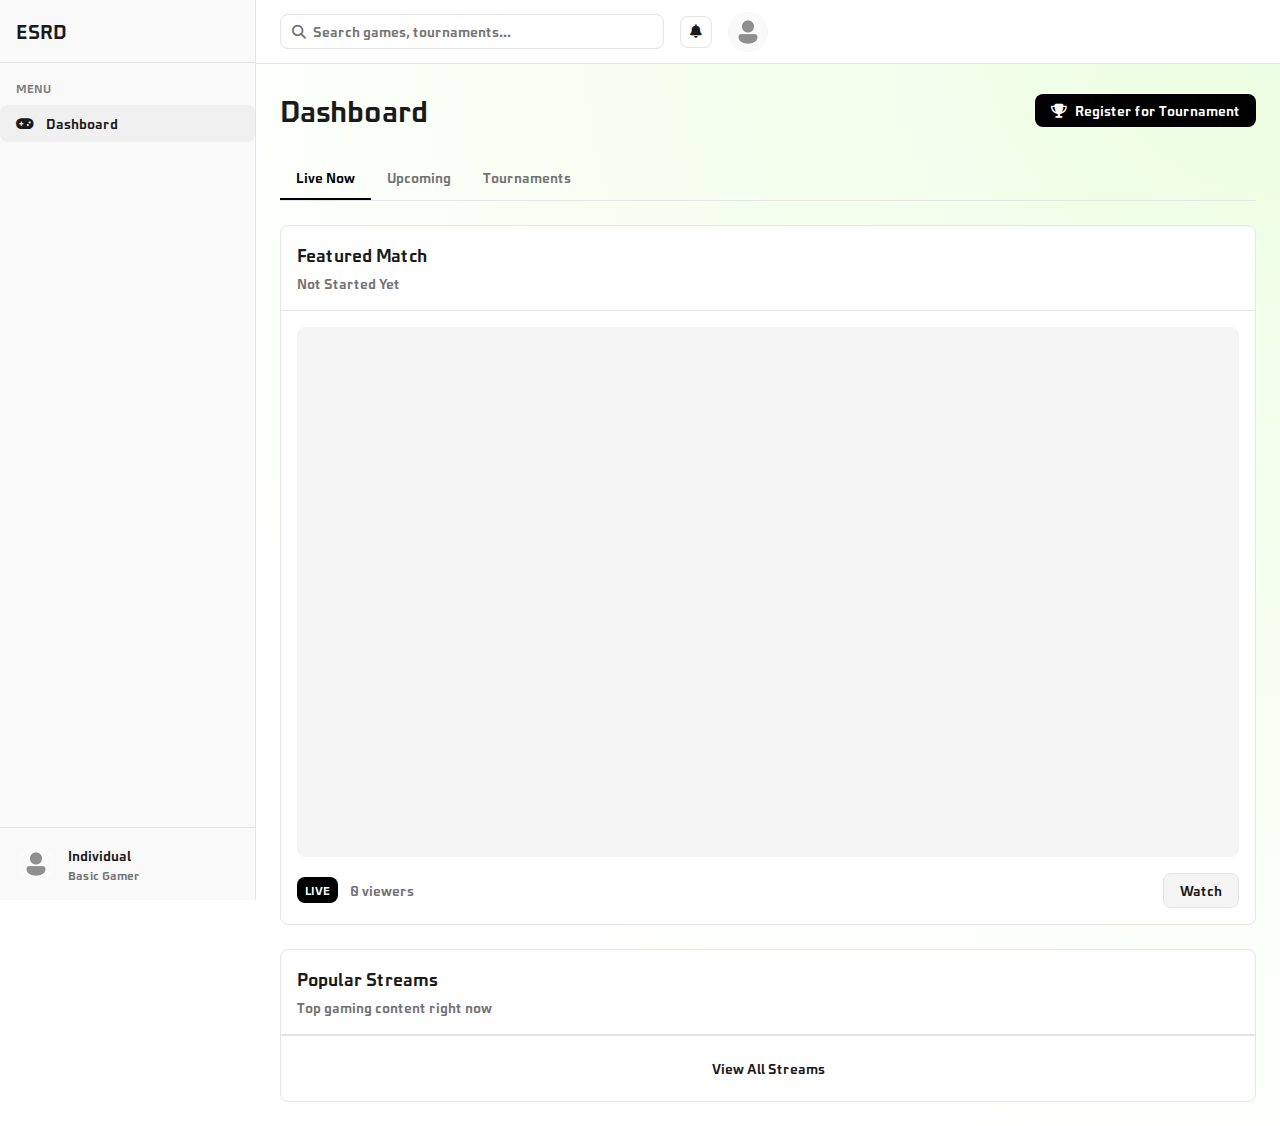
<file: dashboard.html>
<!DOCTYPE html>
<html lang="en">
<head>
    <meta charset="UTF-8">
    <meta name="viewport" content="width=device-width, initial-scale=1.0">
    <title>ESRD Dashboard</title>
    <link rel="stylesheet" href="dashboard.css">
    <!-- Font Awesome for icons -->
    <link rel="stylesheet" href="https://cdnjs.cloudflare.com/ajax/libs/font-awesome/6.4.0/css/all.min.css">
    
        <!-- Add favicon (logo) -->
    <link rel="icon" href="logo.jpg" type="image/png">
</head>
<body>
    <div class="dashboard-container">
        <!-- Sidebar -->
        <aside class="sidebar" id="sidebar">
            <div class="sidebar-header">
                <div class="logo">
                    <h1>ESRD</h1>
                </div>
            </div>
            <div class="sidebar-content">
                <div class="sidebar-group">
                    <div class="sidebar-group-label">Menu</div>
                    <ul class="sidebar-menu">
                        <li class="sidebar-menu-item active">
                            <a href="#" class="sidebar-menu-button">
                                <i class="fa-solid fa-gamepad"></i>
                                <span>Dashboard</span>
                            </a>
                        </li>
                      <!--  <li class="sidebar-menu-item">
                            <a href="#" class="sidebar-menu-button">
                                <i class="fa-solid fa-video"></i>
                                <span>Live Matches</span>
                            </a>
                        </li>
                        <li class="sidebar-menu-item">
                            <a href="#" class="sidebar-menu-button">
                                <i class="fa-solid fa-trophy"></i>
                                <span>Tournaments</span>
                            </a>
                        </li>
                        <li class="sidebar-menu-item">
                            <a href="#" class="sidebar-menu-button">
                                <i class="fa-solid fa-users"></i>
                                <span>Teams</span>
                            </a>
                        </li> -->
                    </ul>
                </div>
            </div>
            <div class="sidebar-footer">
                <div class="user-profile">
                    <div class="avatar">
                        <img src="usericon.png" alt="User Avatar">
                    </div>
                    <div class="user-info">
                        <p class="user-name">Individual</p>
                        <p class="user-status">Basic Gamer</p>
                    </div>
                </div>
            </div>
        </aside>

        <!-- Main Content -->
        <main class="main-content">
            <!-- Header -->
            <header class="header">
                <div class="search-container">
                    <i class="fa-solid fa-search search-icon"></i>
                    <input type="search" placeholder="Search games, tournaments..." class="search-input">
                </div>
                <div class="header-actions">
                    <button class="icon-button">
                        <i class="fa-solid fa-bell"></i>
                    </button>
                    <div class="avatar">
                        <img src="usericon.png" alt="User Avatar">
                    </div>
                </div>
                <button id="sidebar-toggle" class="sidebar-toggle">
                    <i class="fa-solid fa-bars"></i>
                </button>
            </header>

            <!-- Dashboard Content -->
            <div class="dashboard-content">
                <div class="page-header">
                    <h2>Dashboard</h2>
                    <button class="primary-button">
                        <i class="fa-solid fa-trophy"></i>
                        Register for Tournament
                    </button>
                </div>

                <!-- Tabs -->
                <div class="tabs">
                    <div class="tab-list">
                        <button class="tab-button active" data-tab="live">Live Now</button>
                        <button class="tab-button" data-tab="upcoming">Upcoming</button>
                        <button class="tab-button" data-tab="tournaments">Tournaments</button>
                    </div>

                    <!-- Live Tab Content -->
                    <div class="tab-content active" id="live-tab">
                        <div class="card-grid">
                            <!-- Featured Match Card -->
                            <div class="card">
                                <div class="card-header">
                                    <h3>Featured Match</h3>
                                    <p class="card-description">Not Started Yet</p>
                                </div>
                                <div class="card-content">
                                    <div class="video-container">
                                        <iframe 
                                            src="https://www.youtube.com/embed/" 
                                            title="YouTube video player" 
                                            allow="accelerometer; autoplay; clipboard-write; encrypted-media; gyroscope; picture-in-picture" 
                                            allowfullscreen>
                                        </iframe>
                                    </div>
                                    <div class="video-info">
                                        <div class="video-stats">
                                            <span class="badge">LIVE</span>
                                            <span class="viewers"> 0 viewers</span>
                                        </div>
                                        <button class="secondary-button">Watch</button>
                                    </div>
                                </div>
                            </div>

                            <!-- Popular Streams Card -->
                            <div class="card">
                                <div class="card-header">
                                    <h3>Popular Streams</h3>
                                    <p class="card-description">Top gaming content right now</p>
                                </div>
                               <!-- <div class="card-content">
                                    <div class="stream-list">
                                        <div class="stream-item">
                                            <div class="stream-thumbnail">
                                                <img src="https://via.placeholder.com/96x64" alt="Stream thumbnail 1">
                                            </div>
                                            <div class="stream-info">
                                                <h4>Championship Series #1</h4>
                                                <p>GameStreamer1</p>
                                            </div>
                                            <span class="viewer-count">45K</span>
                                        </div>
                                        <div class="stream-item">
                                            <div class="stream-thumbnail">
                                                <img src="https://via.placeholder.com/96x64" alt="Stream thumbnail 2">
                                            </div>
                                            <div class="stream-info">
                                                <h4>Championship Series #2</h4>
                                                <p>GameStreamer2</p>
                                            </div>
                                            <span class="viewer-count">32K</span>
                                        </div>
                                        <div class="stream-item">
                                            <div class="stream-thumbnail">
                                                <img src="https://via.placeholder.com/96x64" alt="Stream thumbnail 3">
                                            </div>
                                            <div class="stream-info">
                                                <h4>Championship Series #3</h4>
                                                <p>GameStreamer3</p>
                                            </div>
                                            <span class="viewer-count">28K</span>
                                        </div>
                                    </div>
                                </div> -->
                                <div class="card-footer">
                                    <button class="text-button">View All Streams</button>
                                </div>
                            </div>
                        </div>
                    </div>

                    <!-- Upcoming Tab Content -->
                    <div class="tab-content" id="upcoming-tab">
                        <div class="card-grid three-columns">
                            <!-- Upcoming Match Cards -->
                            <div class="card">
                                <div class="card-header">
                                    <h3>Upcoming Match #1</h3>
                                    <p class="card-description">Starting in 2 hours</p>
                                </div>
                                <div class="card-content">
                                    <div class="match-teams">
                                        <div class="team">
                                            <div class="team-avatar">T1</div>
                                            <p>Team 1</p>
                                        </div>
                                        <div class="vs">VS</div>
                                        <div class="team">
                                            <div class="team-avatar">T4</div>
                                            <p>Team 4</p>
                                        </div>
                                    </div>
                                </div>
                                <div class="card-footer">
                                    <button class="secondary-button full-width">Set Reminder</button>
                                </div>
                            </div>

                            <div class="card">
                                <div class="card-header">
                                    <h3>Upcoming Match #2</h3>
                                    <p class="card-description">Starting in 4 hours</p>
                                </div>
                                <div class="card-content">
                                    <div class="match-teams">
                                        <div class="team">
                                            <div class="team-avatar">T2</div>
                                            <p>Team 2</p>
                                        </div>
                                        <div class="vs">VS</div>
                                        <div class="team">
                                            <div class="team-avatar">T5</div>
                                            <p>Team 5</p>
                                        </div>
                                    </div>
                                </div>
                                <div class="card-footer">
                                    <button class="secondary-button full-width">Set Reminder</button>
                                </div>
                            </div>

                            <div class="card">
                                <div class="card-header">
                                    <h3>Upcoming Match #3</h3>
                                    <p class="card-description">Starting in 6 hours</p>
                                </div>
                                <div class="card-content">
                                    <div class="match-teams">
                                        <div class="team">
                                            <div class="team-avatar">T3</div>
                                            <p>Team 3</p>
                                        </div>
                                        <div class="vs">VS</div>
                                        <div class="team">
                                            <div class="team-avatar">T6</div>
                                            <p>Team 6</p>
                                        </div>
                                    </div>
                                </div>
                                <div class="card-footer">
                                    <button class="secondary-button full-width">Set Reminder</button>
                                </div>
                            </div>
                        </div>
                    </div>

                    <!-- Tournaments Tab Content -->
                    <div class="tab-content" id="tournaments-tab">
                        <div class="card-grid">
                            <!-- Tournament Registration Card -->
                            <div class="card">
                                <div class="card-header">
                                    <h3>Register for Tournament</h3>
                                    <p class="card-description">Join the next big gaming event</p>
                                </div>
                                <div class="card-content">
                                    <form class="tournament-form">
                                        <div class="form-group">
                                         <!--   <label for="team-name">Team Name</label>
                                          <input type="text" id="team-name" placeholder="Enter your team name">
                                        </div>
                                        <div class="form-group">
                                            <label for="game">Game</label>
                                            <input type="text" id="game" placeholder="Select game">
                                        </div>
                                        <div class="form-group">
                                            <label for="players">Number of Players</label>
                                            <input type="number" id="players" placeholder="Enter number of players">
                                        </div>
                                    </form>
                                </div> -->
                                <div class="card-footer">
                                    <a href="https://forms.gle/zXcNS8WywtUe1K2t8" class="primary-button full-width">Register For ESRD League</a>
                                </div>
                            </div>

                            <!-- Upcoming Tournaments Card -->
                            <div class="card">
                                <div class="card-header">
                                    <h3>Upcoming Tournaments</h3>
                                    <p class="card-description">Don't miss these events</p>
                                </div>
                                <div class="card-content">
                                    <div class="tournament-list">
                                        <div class="tournament-item">
                                            <div class="tournament-info">
                                                <h4> ESRD League</h4>
                                                <p>Ending in 1 April</p>
                                            </div>
                                            <span class="badge primary">Registration Open</span>
                                        </div>
                                        <div class="tournament-item">
                                            <div class="tournament-info">
                                                <h4> GAME FEAST CHAMPIONSHIP S2</h4>
                                                <p>Not Decided Yet</p>
                                            </div>
                                            <span class="badge secondary">Coming Soon</span>
                                        </div>
                                        <div class="tournament-item">
                                            <div class="tournament-info">
                                                <h4> Glory Rush</h4>
                                                <p>Not Decided Yet</p>
                                            </div>
                                            <span class="badge secondary">Coming Soon</span>
                                        </div>
                                    </div>
                                </div>
                                <div class="card-footer">
                                    <button class="text-button">View All Tournaments</button>
                                </div>
                            </div>
                        </div>
                    </div>
                </div>
            </div>
        </main>
    </div>

    <script src="dashboard.js"></script>
    
    
</body>
</html>
</file>
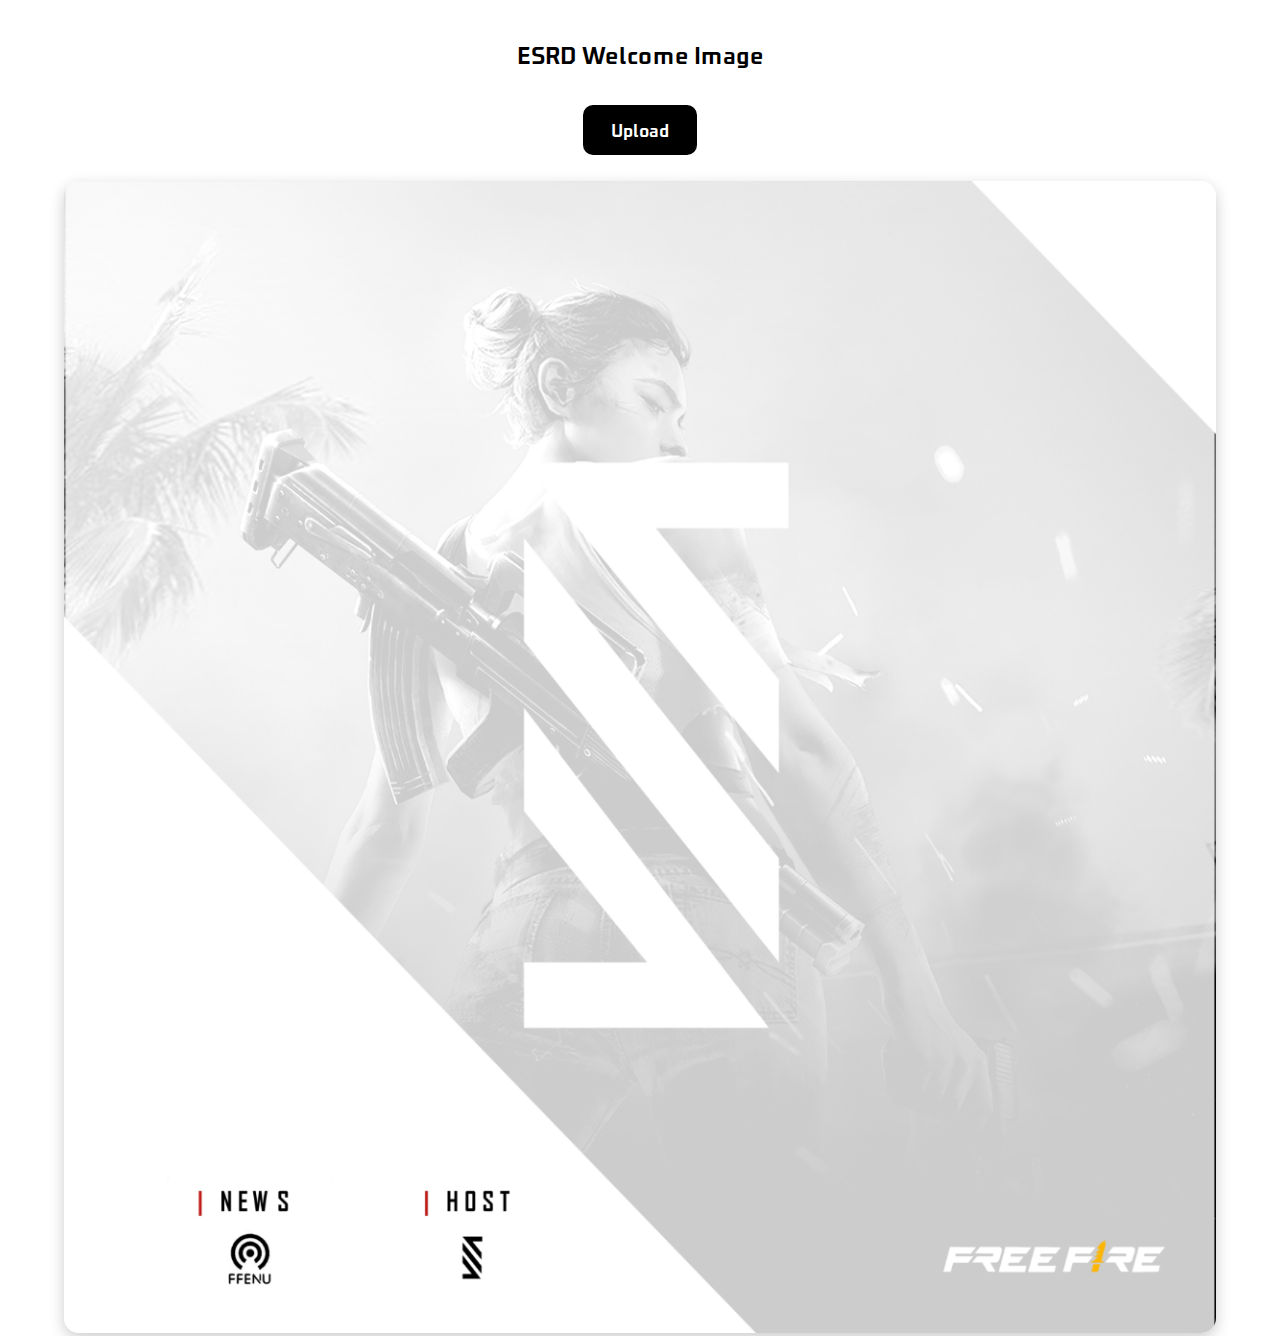
<file: img.html>
<!DOCTYPE html>
<html lang="en">
<head>
  <meta charset="UTF-8">
  <title>ESRD</title>
  <style>
      @font-face {
  font-family: 'gff';
  src: url('font.ttf') format('truetype');
  font-weight: normal;
  font-style: normal;
}
    body {
      margin: 0;
      padding: 0;
      font-family: 'gff', sans-serif;
      background: white;
      color: black;
      text-align: center;
    }

    h1 {
      margin-top: 40px;
      margin-bottom: 50px;
      font-size: 1.5em;
      color: #000;
    }

    .upload-section {
      margin-top: 30px;
    }

    .upload-btn {
      background-color: #000;
      border: none;
      padding: 14px 28px;
      font-size: 18px;
      color: white;
      border-radius: 10px;
      cursor: pointer;
      transition: background 0.3s ease;
    }

    .upload-btn:hover {
      background-color: #000;
    }

    #canvas {
      margin-top: 40px;
      border-radius: 15px;
      box-shadow: 0 5px 15px rgba(0,0,0,0.2);
      max-width: 90%;
    }

    #download-btn {
      font-family: 'gff', sans-serif;
      margin-top: 25px;
      background-color: #000;
      border: none;
      padding: 12px 26px;
      font-size: 18px;
      border-radius: 10px;
      color: white;
      cursor: pointer;
      transition: background 0.3s ease;
      display: none;
    }

    #download-btn:hover {
      background-color: #000;
    }

    input[type="file"] {
      display: none;
    }
  </style>
</head>
<body>

  <h1>ESRD Welcome Image</h1>

  <div class="upload-section">
    <input type="file" id="upload" accept="image/*" />
    <label for="upload" class="upload-btn">Upload</label>
  </div>

  <canvas id="canvas" width="1200" height="1200"></canvas>

  <div>
    <button id="download-btn" onclick="downloadImage()">Download Final Image</button>
  </div>

  <script>
    const canvas = document.getElementById("canvas");
    const ctx = canvas.getContext("2d");
    const uploadInput = document.getElementById("upload");
    const downloadBtn = document.getElementById("download-btn");

    const bg = new Image();
    bg.src = "bg.jpg"; // 🖼️ Replace with your own background
    bg.onload = () => {
      ctx.drawImage(bg, 0, 0, canvas.width, canvas.height);
    };

    uploadInput.addEventListener("change", function () {
      const file = this.files[0];
      if (!file) return;

      const reader = new FileReader();
      reader.onload = function (event) {
        const userImg = new Image();
        userImg.onload = function () {
          ctx.clearRect(0, 0, canvas.width, canvas.height);
          ctx.drawImage(bg, 0, 0, canvas.width, canvas.height);

          let imgWidth = userImg.width;
          let imgHeight = userImg.height;
          const maxSize = 350;

          if (imgWidth > maxSize || imgHeight > maxSize) {
            const scale = Math.min(maxSize / imgWidth, maxSize / imgHeight);
            imgWidth *= scale;
            imgHeight *= scale;
          }

          const x = (canvas.width - imgWidth) / 2;
          const y = (canvas.height - imgHeight) / 2;
          ctx.drawImage(userImg, x, y, imgWidth, imgHeight);

          downloadBtn.style.display = "inline-block";
        };
        userImg.src = event.target.result;
      };
      reader.readAsDataURL(file);
    });

    function downloadImage() {
      const link = document.createElement("a");
      link.download = "esrd-combined.png";
      link.href = canvas.toDataURL("image/png");
      link.click();
    }
  </script>

</body>
</html>
</file>
<file: dashboard.css>
@font-face {
  font-family: 'gff';
  src: url('font.ttf') format('truetype');
  font-weight: normal;
  font-style: normal;
}

/* Reset and Base Styles */
* {
    margin: 0;
    padding: 0;
    box-sizing: border-box;
    font-family: 'gff', sans-serif;
}

:root {
    /* Colors */
    --primary: #000000;
    --primary-hover: #000000;
    --primary-foreground: #ffffff;
    --secondary: #f5f5f5;
    --secondary-foreground: #1a1a1a;
    --background: #ffffff;
    --foreground: #1a1a1a;
    --muted: #f5f5f5;
    --muted-foreground: #737373;
    --accent: #f5f5f5;
    --accent-foreground: #1a1a1a;
    --border: #e5e5e5;
    --sidebar-background: #f9f9f9;
    --sidebar-foreground: #4a4a4a;
    --sidebar-accent: #f0f0f0;
    --sidebar-accent-foreground: #1a1a1a;
    --sidebar-border: #e8e8e8;
    --card-background: #ffffff;
    --card-foreground: #1a1a1a;
    
    /* Sizes */
    --sidebar-width: 16rem;
    --header-height: 4rem;
    --border-radius: 0.5rem;
}

body {
         background: radial-gradient(circle at top right, rgba(132, 255, 56, 0.15), transparent 70%);
    color: var(--foreground);
    line-height: 1.5;
}

/* Layout */
.dashboard-container {
    display: flex;
    min-height: 100vh;
}

/* Sidebar */
.sidebar {
    width: var(--sidebar-width);
    background-color: var(--sidebar-background);
    border-right: 1px solid var(--border);
    display: flex;
    flex-direction: column;
    position: fixed;
    top: 0;
    left: 0;
    bottom: 0;
    z-index: 50;
    transition: transform 0.3s ease;
}

.sidebar-header {
    padding: 1rem;
    border-bottom: 1px solid var(--border);
}

.logo {
    display: flex;
    align-items: center;
    gap: 0.5rem;
}

.logo i {
    font-size: 1.5rem;
    color: var(--primary);
}

.logo h1 {
    font-size: 1.25rem;
    font-weight: 600;
}

.sidebar-content {
    flex: 1;
    overflow-y: auto;
    padding: 1rem 0;
}

.sidebar-group {
    margin-bottom: 1.5rem;
}

.sidebar-group-label {
    padding: 0 1rem;
    margin-bottom: 0.5rem;
    font-size: 0.75rem;
    font-weight: 600;
    text-transform: uppercase;
    color: var(--sidebar-foreground);
    opacity: 0.7;
}

.sidebar-menu {
    list-style: none;
}

.sidebar-menu-item {
    margin-bottom: 0.25rem;
}

.sidebar-menu-button {
    display: flex;
    align-items: center;
    gap: 0.75rem;
    padding: 0.5rem 1rem;
    width: 100%;
    text-align: left;
    border: none;
    background: none;
    border-radius: var(--border-radius);
    color: var(--sidebar-foreground);
    font-size: 0.875rem;
    text-decoration: none;
    transition: background-color 0.2s, color 0.2s;
}

.sidebar-menu-button:hover {
    background-color: var(--sidebar-accent);
    color: var(--sidebar-accent-foreground);
}

.sidebar-menu-item.active .sidebar-menu-button {
    background-color: var(--sidebar-accent);
    color: var(--sidebar-accent-foreground);
    font-weight: 500;
}

.sidebar-footer {
    padding: 1rem;
    border-top: 1px solid var(--border);
}

.user-profile {
    display: flex;
    align-items: center;
    gap: 0.75rem;
}

.avatar {
    width: 2.5rem;
    height: 2.5rem;
    border-radius: 50%;
    overflow: hidden;
    background-color: var(--muted);
}

.avatar img {
    width: 100%;
    height: 100%;
    object-fit: cover;
}

.user-info {
    display: flex;
    flex-direction: column;
}

.user-name {
    font-size: 0.875rem;
    font-weight: 500;
}

.user-status {
    font-size: 0.75rem;
    color: var(--muted-foreground);
}

/* Main Content */
.main-content {
    flex: 1;
    margin-left: var(--sidebar-width);
    display: flex;
    flex-direction: column;
}

/* Header */
.header {
    height: var(--header-height);
    border-bottom: 1px solid var(--border);
    display: flex;
    align-items: center;
    padding: 0 1.5rem;
    gap: 1rem;
    position: sticky;
    top: 0;
    background-color: var(--background);
    z-index: 40;
}

.search-container {
    position: relative;
    flex: 1;
    max-width: 24rem;
}

.search-icon {
    position: absolute;
    left: 0.75rem;
    top: 50%;
    transform: translateY(-50%);
    color: var(--muted-foreground);
    font-size: 0.875rem;
}

.search-input {
    width: 100%;
    padding: 0.5rem 0.5rem 0.5rem 2rem;
    border: 1px solid var(--border);
    border-radius: var(--border-radius);
    background-color: var(--background);
    font-size: 0.875rem;
}

.search-input:focus {
    outline: none;
    border-color: var(--primary);
}

.header-actions {
    display: flex;
    align-items: center;
    gap: 1rem;
}

.icon-button {
    width: 2rem;
    height: 2rem;
    display: flex;
    align-items: center;
    justify-content: center;
    border: 1px solid var(--border);
    border-radius: var(--border-radius);
    background-color: var(--background);
    color: var(--foreground);
    cursor: pointer;
    transition: background-color 0.2s;
}

.icon-button:hover {
    background-color: var(--muted);
}

.sidebar-toggle {
    display: none;
    background: none;
    border: none;
    font-size: 1.25rem;
    cursor: pointer;
    color: var(--foreground);
}

/* Dashboard Content */
.dashboard-content {
    padding: 1.5rem;
    flex: 1;
}

.page-header {
    display: flex;
    justify-content: space-between;
    align-items: center;
    margin-bottom: 1.5rem;
}

.page-header h2 {
    font-size: 1.875rem;
    font-weight: 700;
}

/* Buttons */
.primary-button {
    display: inline-flex;
    align-items: center;
    gap: 0.5rem;
    padding: 0.5rem 1rem;
    background-color: var(--primary);
    color: var(--primary-foreground);
    border: none;
    border-radius: var(--border-radius);
    font-size: 0.875rem;
    font-weight: 500;
    cursor: pointer;
    transition: background-color 0.2s;
}

.primary-button:hover {
    background-color: var(--primary-hover);
}

.secondary-button {
    display: inline-flex;
    align-items: center;
    justify-content: center;
    gap: 0.5rem;
    padding: 0.5rem 1rem;
    background-color: var(--secondary);
    color: var(--secondary-foreground);
    border: 1px solid var(--border);
    border-radius: var(--border-radius);
    font-size: 0.875rem;
    font-weight: 500;
    cursor: pointer;
    transition: background-color 0.2s;
}

.secondary-button:hover {
    background-color: var(--muted);
}

.text-button {
    background: none;
    border: none;
    color: var(--foreground);
    font-size: 0.875rem;
    font-weight: 500;
    cursor: pointer;
    padding: 0.5rem;
    width: 100%;
    text-align: center;
}

.text-button:hover {
    text-decoration: underline;
}

.full-width {
    width: 100%;
}

/* Tabs */
.tabs {
    margin-top: 1.5rem;
}

.tab-list {
    display: flex;
    border-bottom: 1px solid var(--border);
    margin-bottom: 1.5rem;
}

.tab-button {
    padding: 0.75rem 1rem;
    background: none;
    border: none;
    border-bottom: 2px solid transparent;
    font-size: 0.875rem;
    font-weight: 500;
    color: var(--muted-foreground);
    cursor: pointer;
    transition: color 0.2s, border-color 0.2s;
}

.tab-button:hover {
    color: var(--foreground);
}

.tab-button.active {
    color: var(--primary);
    border-bottom-color: var(--primary);
}

.tab-content {
    display: none;
}

.tab-content.active {
    display: block;
}

/* Cards */
.card-grid {
    display: grid;
    grid-template-columns: repeat(auto-fit, minmax(min(100%, 30rem), 1fr));
    gap: 1.5rem;
}

.card-grid.three-columns {
    grid-template-columns: repeat(auto-fit, minmax(min(100%, 20rem), 1fr));
}

.card {
    background-color: var(--card-background);
    border: 1px solid var(--border);
    border-radius: var(--border-radius);
    overflow: hidden;
}

.card-header {
    padding: 1rem;
    border-bottom: 1px solid var(--border);
}

.card-header h3 {
    font-size: 1.125rem;
    font-weight: 600;
    margin-bottom: 0.25rem;
}

.card-description {
    font-size: 0.875rem;
    color: var(--muted-foreground);
}

.card-content {
    padding: 1rem;
}

.card-footer {
    padding: 1rem;
    border-top: 1px solid var(--border);
}

/* Video Container */
.video-container {
    position: relative;
    padding-bottom: 56.25%; /* 16:9 Aspect Ratio */
    height: 0;
    overflow: hidden;
    border-radius: var(--border-radius);
    background-color: var(--muted);
}

.video-container iframe {
    position: absolute;
    top: 0;
    left: 0;
    width: 100%;
    height: 100%;
    border: none;
}

.video-info {
    display: flex;
    justify-content: space-between;
    align-items: center;
    margin-top: 1rem;
}

.video-stats {
    display: flex;
    align-items: center;
    gap: 0.75rem;
}

.badge {
    display: inline-flex;
    align-items: center;
    justify-content: center;
    padding: 0.25rem 0.5rem;
    background-color: var(--primary);
    color: var(--primary-foreground);
    border-radius: var(--border-radius);
    font-size: 0.75rem;
    font-weight: 600;
}

.badge.secondary {
    background-color: var(--secondary);
    color: var(--secondary-foreground);
}

.viewers {
    font-size: 0.875rem;
    color: var(--muted-foreground);
}

/* Stream List */
.stream-list {
    display: flex;
    flex-direction: column;
    gap: 1rem;
}

.stream-item {
    display: flex;
    align-items: center;
    gap: 1rem;
}

.stream-thumbnail {
    width: 6rem;
    height: 4rem;
    border-radius: var(--border-radius);
    overflow: hidden;
    background-color: var(--muted);
}

.stream-thumbnail img {
    width: 100%;
    height: 100%;
    object-fit: cover;
}

.stream-info {
    flex: 1;
    min-width: 0;
}

.stream-info h4 {
    font-size: 0.875rem;
    font-weight: 500;
    margin-bottom: 0.25rem;
    white-space: nowrap;
    overflow: hidden;
    text-overflow: ellipsis;
}

.stream-info p {
    font-size: 0.75rem;
    color: var(--muted-foreground);
}

.viewer-count {
    font-size: 0.75rem;
    font-weight: 500;
    color: var(--muted-foreground);
}

/* Match Teams */
.match-teams {
    display: flex;
    align-items: center;
    justify-content: space-between;
    padding: 1rem 0;
}

.team {
    display: flex;
    flex-direction: column;
    align-items: center;
    gap: 0.5rem;
}

.team-avatar {
    width: 3rem;
    height: 3rem;
    border-radius: 50%;
    background-color: var(--muted);
    display: flex;
    align-items: center;
    justify-content: center;
    font-weight: 600;
}

.vs {
    font-size: 1.25rem;
    font-weight: 700;
}

/* Tournament List */
.tournament-list {
    display: flex;
    flex-direction: column;
    gap: 1rem;
}

.tournament-item {
    display: flex;
    justify-content: space-between;
    align-items: center;
}

.tournament-info h4 {
    font-size: 0.875rem;
    font-weight: 500;
    margin-bottom: 0.25rem;
}

.tournament-info p {
    font-size: 0.75rem;
    color: var(--muted-foreground);
}

/* Form */
.tournament-form {
    display: flex;
    flex-direction: column;
    gap: 1rem;
}

.form-group {
    display: flex;
    flex-direction: column;
    gap: 0.5rem;
}

.form-group label {
    font-size: 0.875rem;
    font-weight: 500;
}

.form-group input {
    padding: 0.5rem;
    border: 1px solid var(--border);
    border-radius: var(--border-radius);
    font-size: 0.875rem;
}

.form-group input:focus {
    outline: none;
    border-color: var(--primary);
}

/* Responsive */
@media (max-width: 768px) {
    .sidebar {
        transform: translateX(-100%);
    }
    
    .sidebar.open {
        transform: translateX(0);
    }
    
    .main-content {
        margin-left: 0;
    }
    
    .sidebar-toggle {
        display: block;
    }
    
    .header {
        justify-content: space-between;
    }
    
    .search-container {
        display: none;
    }
    
    .page-header {
        flex-direction: column;
        align-items: flex-start;
        gap: 1rem;
    }
    
    .card-grid {
        grid-template-columns: 1fr;
    }
}
</file>
